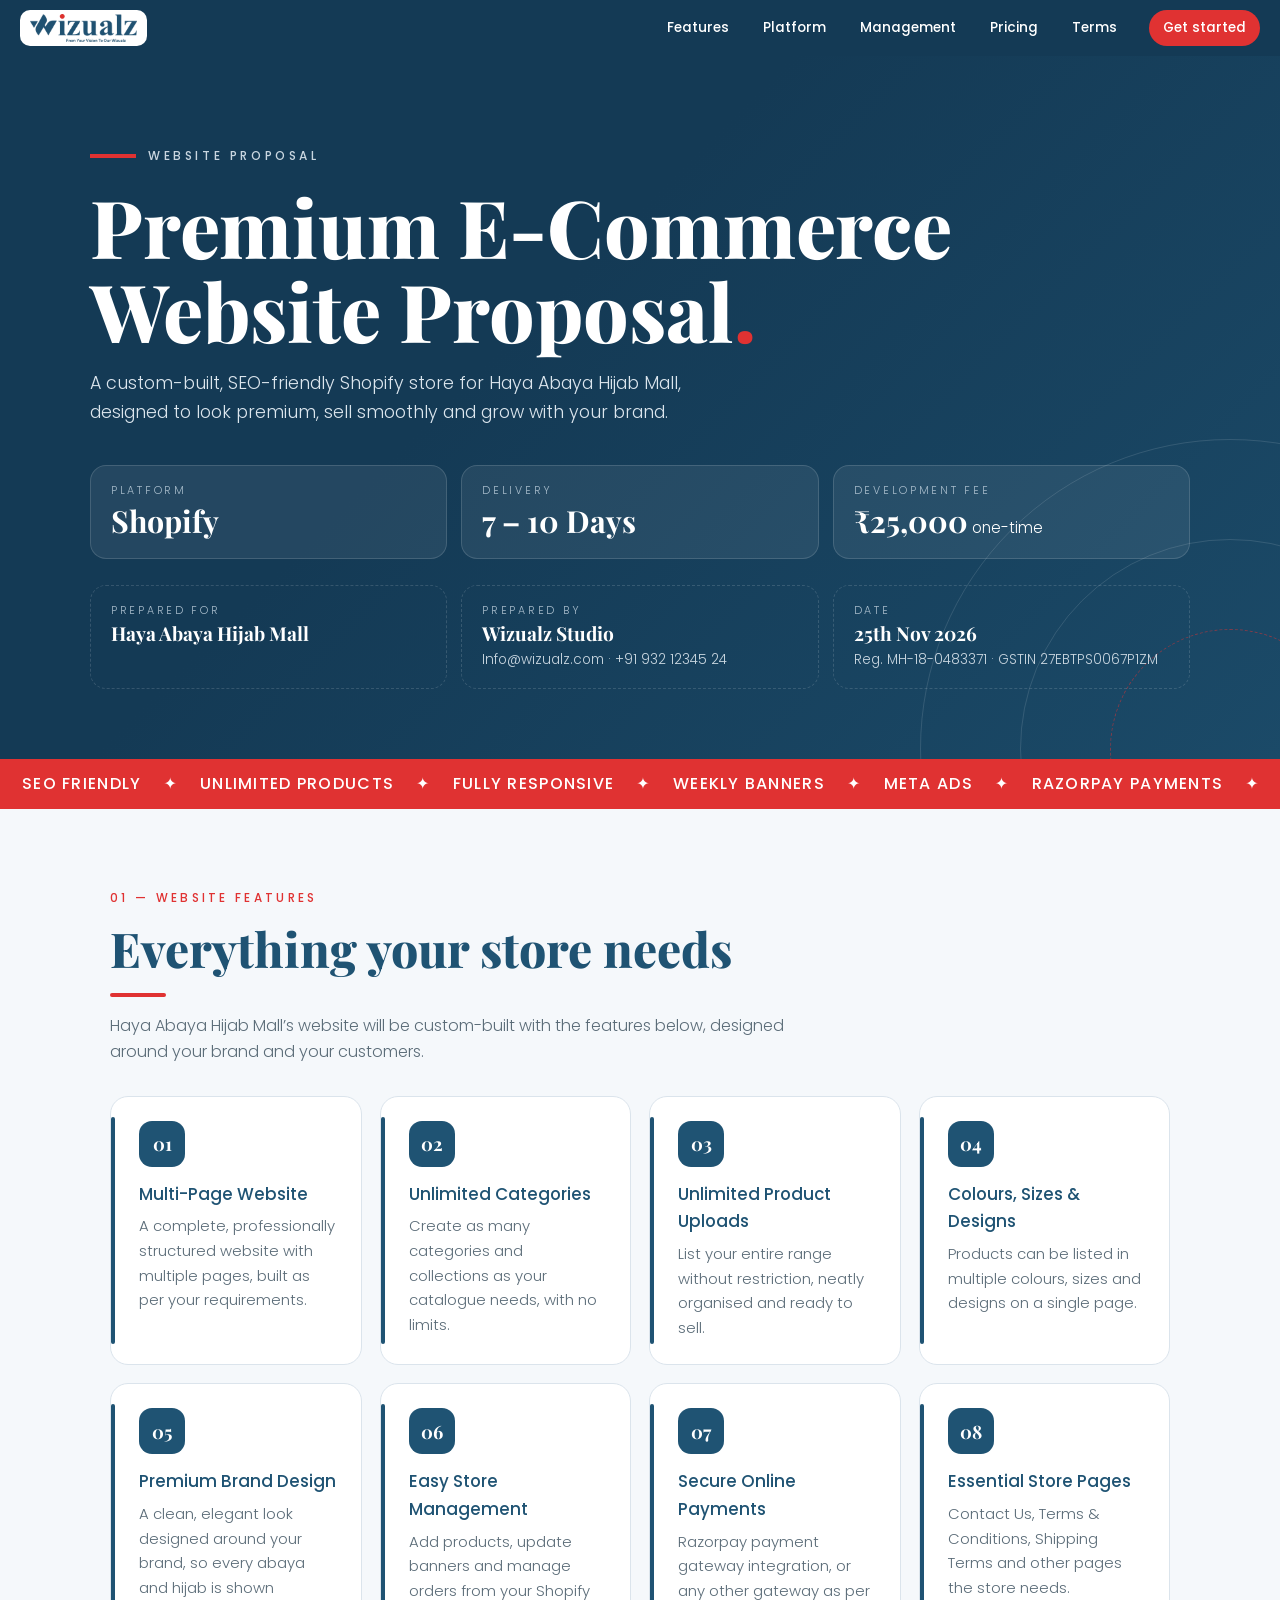
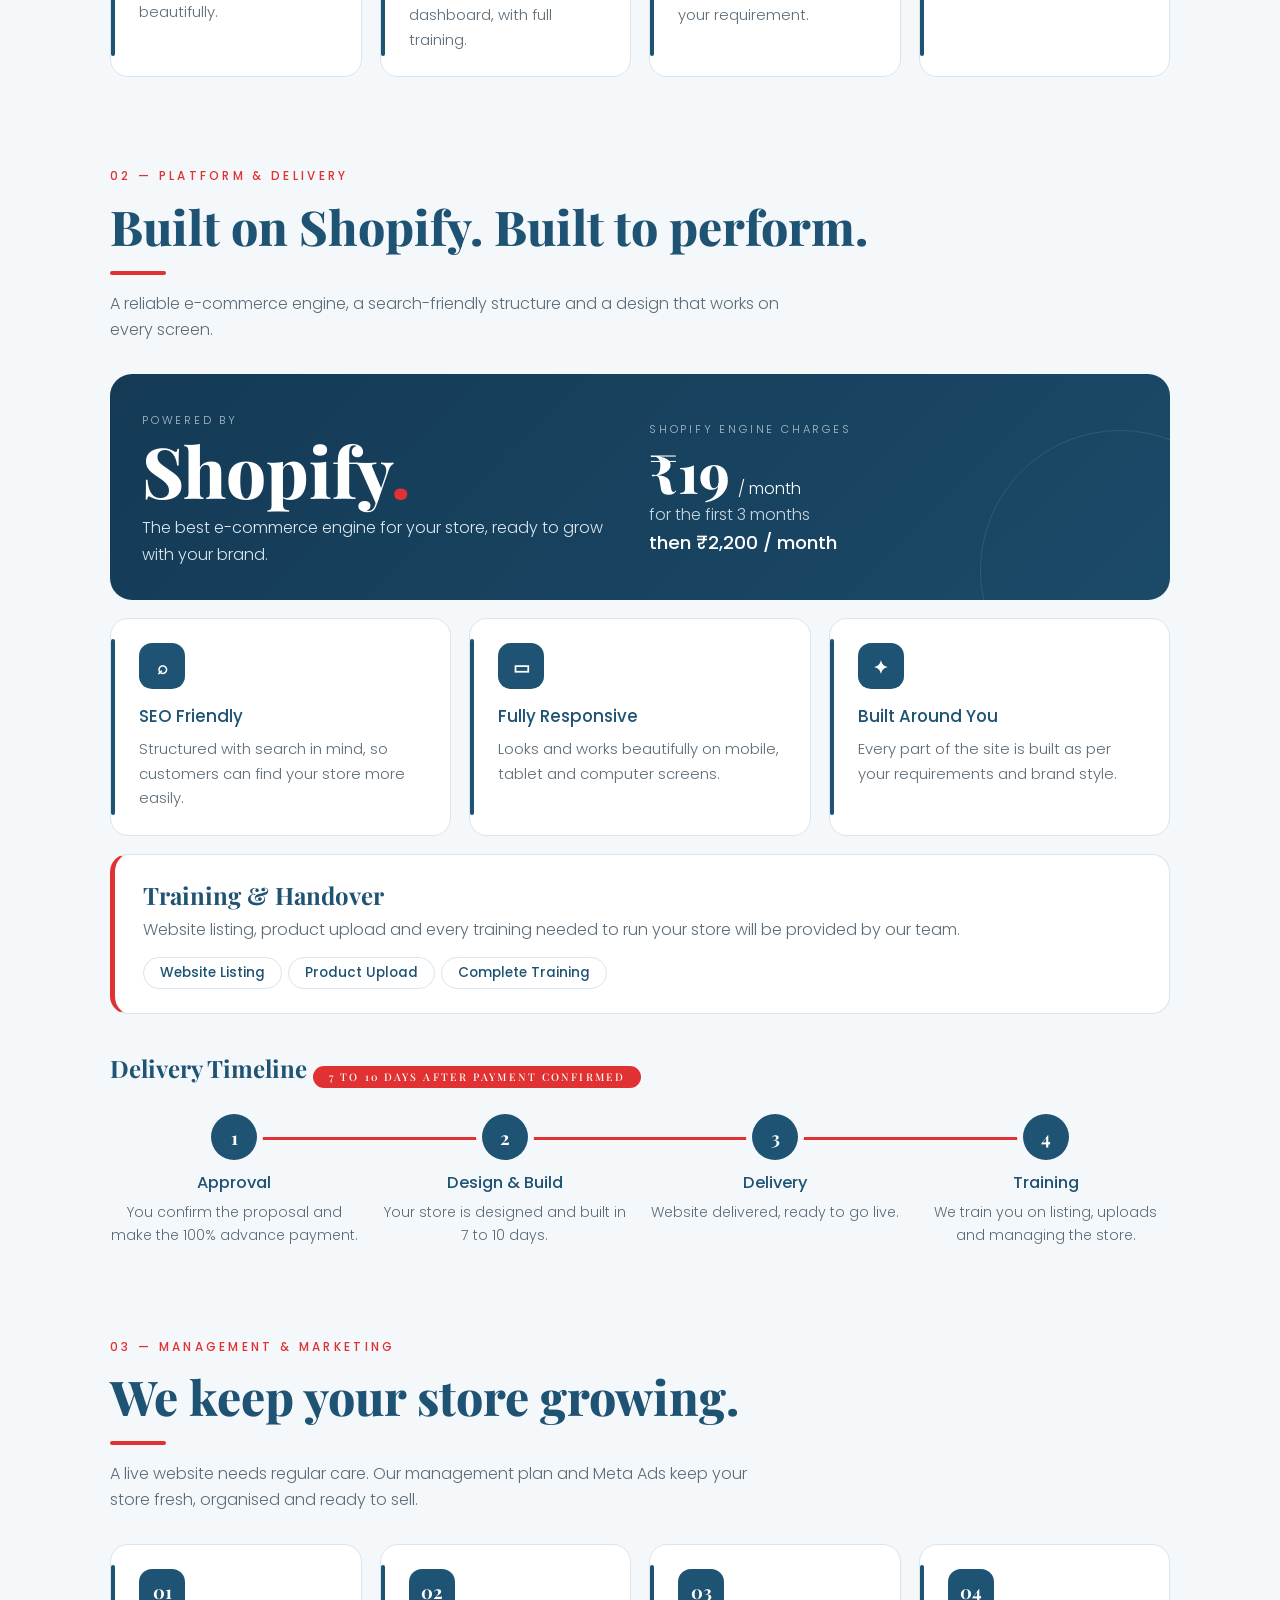
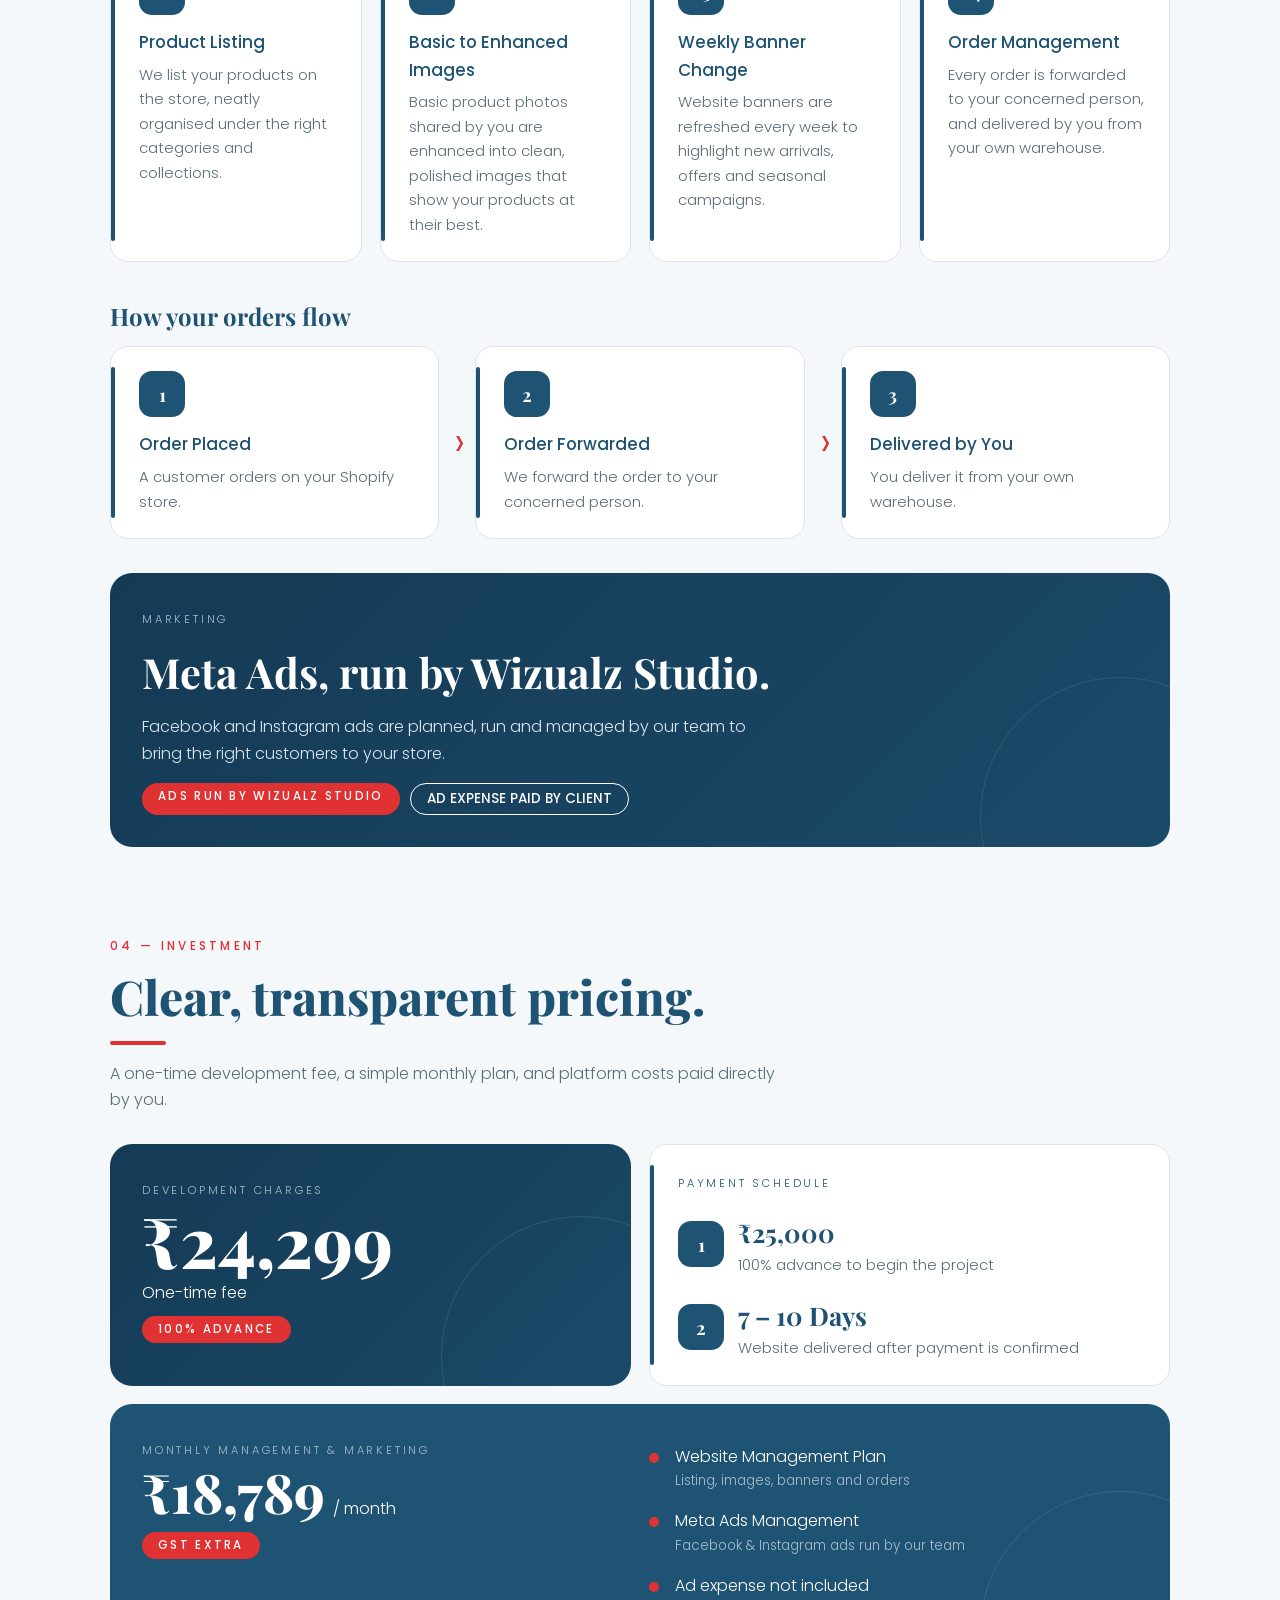
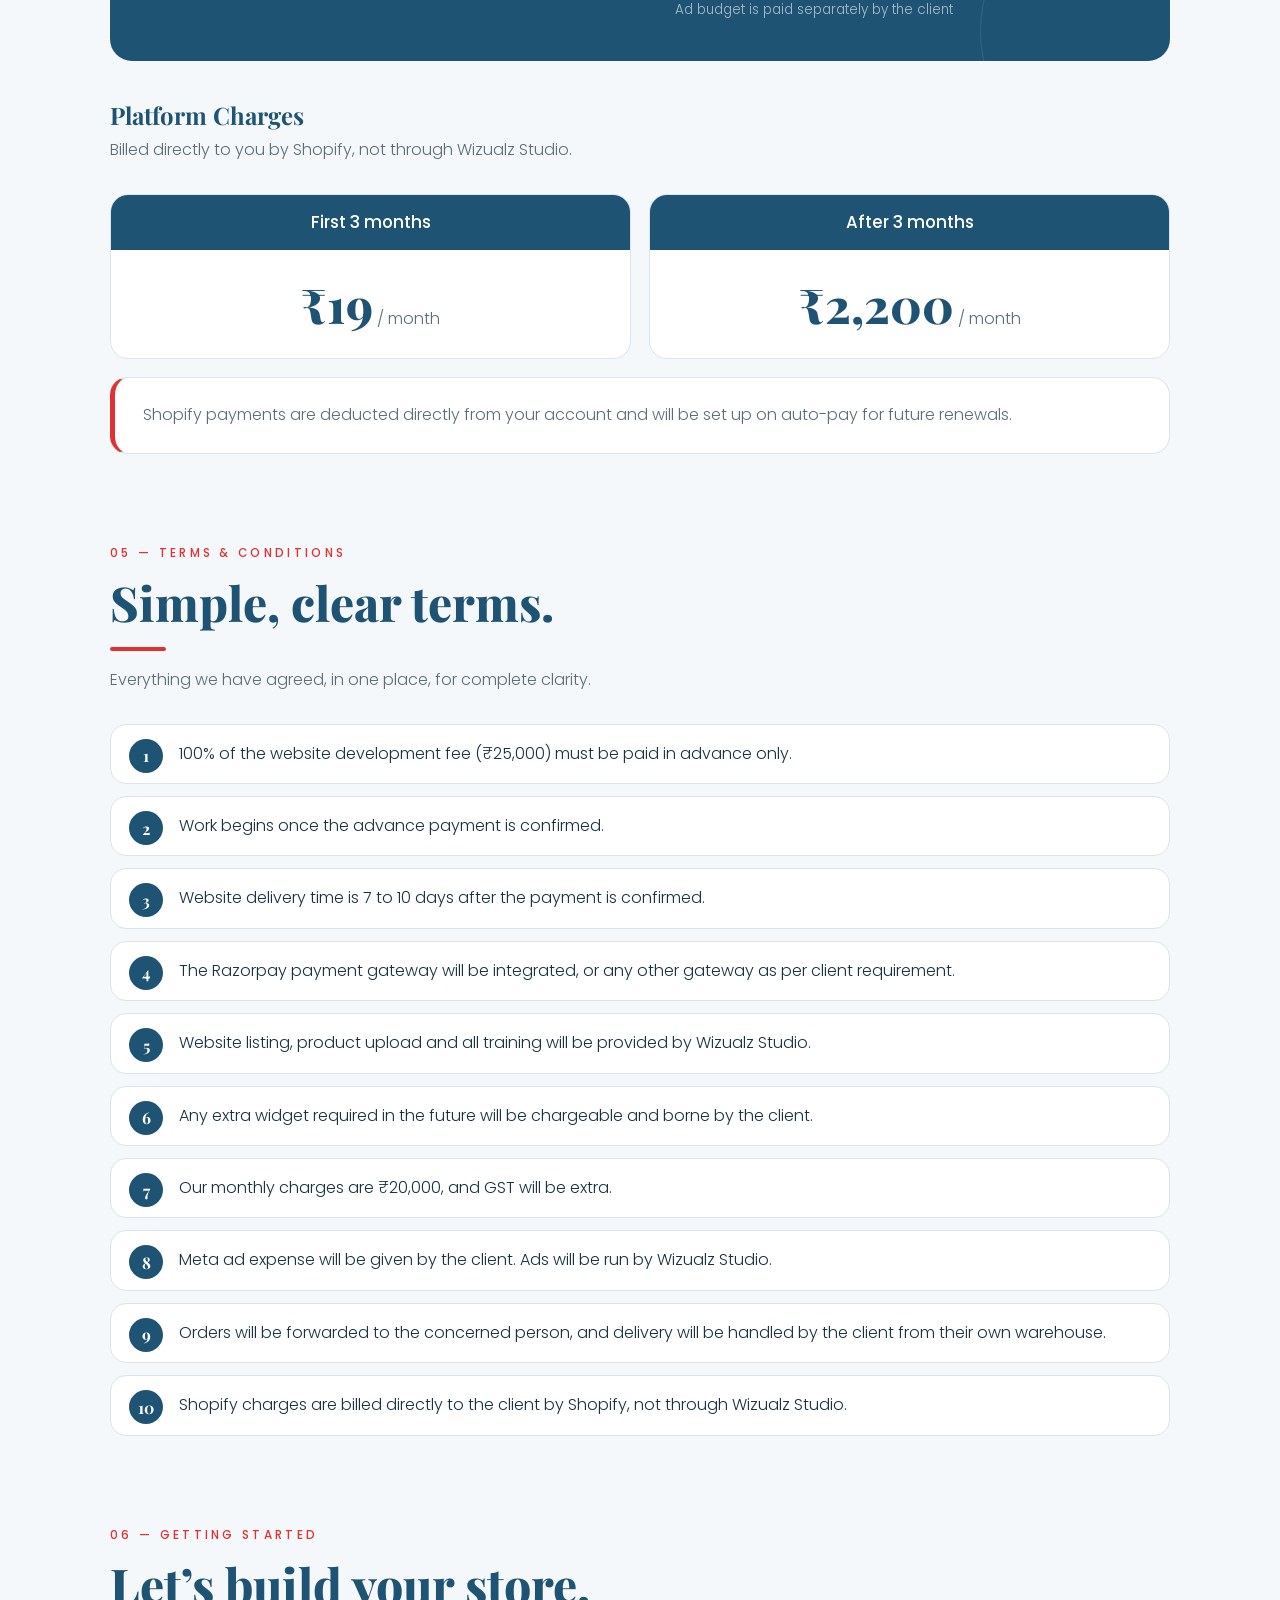
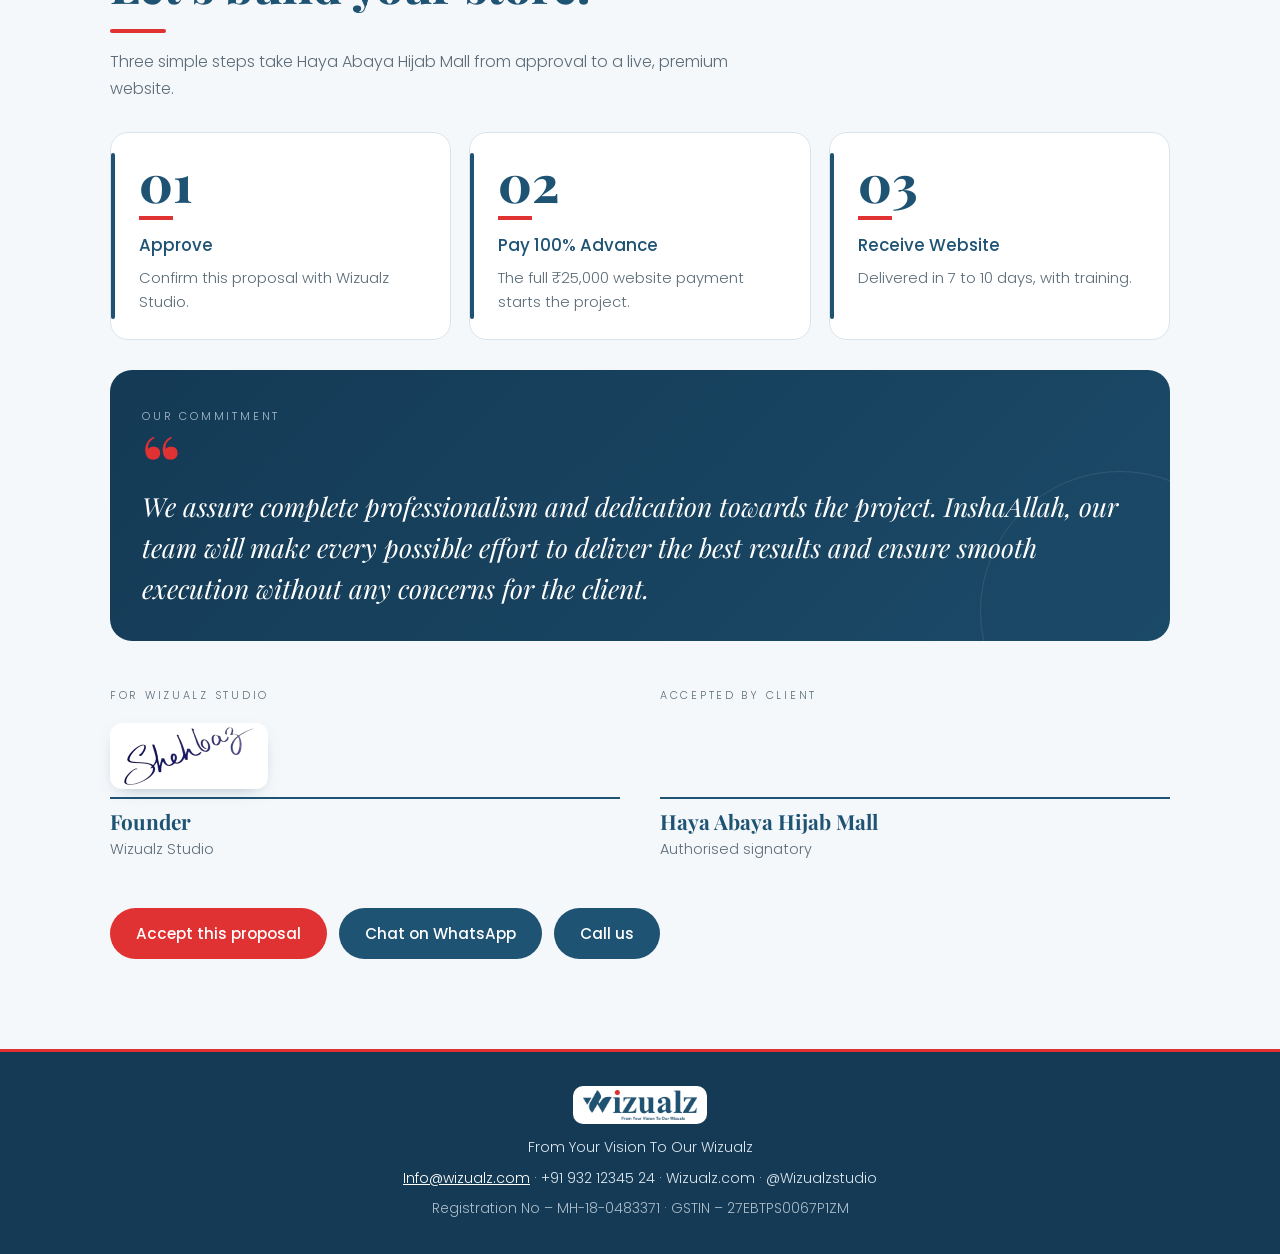
<file: index.html>
<!DOCTYPE html>
<html lang="en"><head><meta charset="utf-8">
<meta name="viewport" content="width=device-width, initial-scale=1, viewport-fit=cover">
<title>Haya Abaya Hijab Mall – Website Proposal | Wizualz Studio</title>
<link rel="preconnect" href="https://fonts.googleapis.com"><link rel="preconnect" href="https://fonts.gstatic.com" crossorigin>
<link href="https://fonts.googleapis.com/css2?family=Playfair+Display:wght@700;800&family=Poppins:wght@300;400;500;600&display=swap" rel="stylesheet">
<style>
:root{--bg:#f5f8fb;--sf:#fff;--ink:#16303f;--mu:#5b6c78;--br:#1f5373;--ab:#1f5373;--nv:#143a55;--rd:#e03232;--so:#eaf0f6;--ln:#dbe4ec;box-sizing:border-box;padding-top:env(safe-area-inset-top,0px);padding-bottom:env(safe-area-inset-bottom,0px)}
@media(prefers-color-scheme:dark){:root:not([data-theme="light"]){--bg:#0b1721;--sf:#112331;--ink:#e6eef4;--mu:#9db0be;--br:#8fc0e0;--nv:#0e2b41;--so:#16293a;--ln:#243a4b}}
:root[data-theme="dark"]{--bg:#0b1721;--sf:#112331;--ink:#e6eef4;--mu:#9db0be;--br:#8fc0e0;--nv:#0e2b41;--so:#16293a;--ln:#243a4b}
html{scroll-padding-top:calc(env(safe-area-inset-top,0px) + 64px);scroll-behavior:smooth}
*,*::before,*::after{box-sizing:inherit}
body{margin:0;background:var(--bg);color:var(--ink);font:300 16px/1.65 Poppins,system-ui,sans-serif;overflow-x:hidden}
body::before{content:"";position:fixed;inset:0 0 auto;height:env(safe-area-inset-top,0px);z-index:60;background:var(--nv)}
.sf{font-family:'Playfair Display',Georgia,serif}
.nav{position:sticky;top:env(safe-area-inset-top,0px);z-index:50;background:var(--nv);color:#fff;display:flex;align-items:center;gap:18px;padding:10px 20px}
.chip{background:#fff;border-radius:10px;padding:4px 10px;display:flex}.chip img{height:28px;display:block}
.nav .lk{margin-left:auto;display:flex;gap:6px}
.nav button,.btn{font:500 .85rem Poppins,sans-serif;cursor:pointer;border:0;border-radius:99px;padding:8px 14px;background:transparent;color:#fff;transition:background .25s}
.nav .lk button:hover{background:rgba(255,255,255,.14)}
.nav .acc,.btn.r{background:var(--rd);color:#fff;text-decoration:none}
#bar{position:absolute;left:0;bottom:0;height:3px;width:0;background:var(--rd)}
.hero{position:relative;overflow:hidden;color:#fff;background:linear-gradient(135deg,var(--nv) 40%,#1b4a68);padding:90px 20px 70px}
.hero i{position:absolute;border:1.5px solid rgba(255,255,255,.12);border-radius:50%;right:-160px;bottom:-200px;animation:spin 28s linear infinite}
.hero i:nth-child(1){width:420px;height:420px}.hero i:nth-child(2){width:620px;height:620px;right:-260px;bottom:-300px;animation-duration:40s;animation-direction:reverse}.hero i:nth-child(3){width:240px;height:240px;right:-70px;bottom:-110px;border-color:rgba(224,50,50,.5);border-style:dashed}
@keyframes spin{to{transform:rotate(360deg)}}
.w{max-width:1100px;margin:auto;position:relative}
.a{opacity:0;transform:translateY(26px);animation:up .9s cubic-bezier(.2,.7,.2,1) forwards;animation-delay:var(--d,0s)}
@keyframes up{to{opacity:1;transform:none}}
.tag{display:flex;align-items:center;gap:12px;letter-spacing:.3em;font-size:.75rem;font-weight:500;color:#c9d6e0}.tag b{width:46px;height:4px;background:var(--rd);display:block}
h1{font:800 clamp(2.5rem,7.4vw,5rem)/1.05 'Playfair Display',Georgia,serif;margin:18px 0 14px}
h1 em{font-style:normal;color:var(--rd)}
.lead{max-width:600px;color:#dce6ee;font-size:1.1rem}
.stats{display:grid;grid-template-columns:repeat(auto-fit,minmax(200px,1fr));gap:14px;margin:38px 0 26px}
.stats div,.meta div{background:rgba(255,255,255,.07);border:1px solid rgba(255,255,255,.14);border-radius:16px;padding:16px 20px;backdrop-filter:blur(6px)}
.stats small,.meta small{display:block;font-size:.68rem;letter-spacing:.25em;color:#a9bdcc;text-transform:uppercase}
.stats strong{font:700 1.9rem 'Playfair Display',serif}.stats span{font-size:.95rem;font-weight:300}
.meta{display:grid;grid-template-columns:repeat(auto-fit,minmax(210px,1fr));gap:14px}.meta div{background:none;border-style:dashed}.meta b{font:700 1.2rem 'Playfair Display',serif;display:block}.meta span{font-size:.85rem;color:#c9d6e0}
.mq{background:var(--rd);color:#fff;overflow:hidden;white-space:nowrap;padding:12px 0;font-weight:500;letter-spacing:.08em}
.mq div{display:inline-block;animation:mq 30s linear infinite}.mq span{margin:0 22px}
@keyframes mq{to{transform:translateX(-50%)}}
.sec{max-width:1100px;margin:auto;padding:80px 20px 10px}
.ey{color:var(--rd);letter-spacing:.28em;font-size:.74rem;font-weight:500;text-transform:uppercase}
h2{font:800 clamp(1.9rem,4.6vw,3rem)/1.15 'Playfair Display',Georgia,serif;color:var(--br);margin:.25em 0 .35em}
.ul{width:56px;height:4px;background:var(--rd);border-radius:4px;margin-bottom:16px}
.it{color:var(--mu);max-width:680px;margin:0 0 30px}
.g{display:grid;gap:18px;grid-template-columns:repeat(auto-fit,minmax(250px,1fr))}
.cd{background:var(--sf);border:1px solid var(--ln);border-radius:18px;padding:24px 24px 24px 28px;position:relative;transition:transform .3s,box-shadow .3s}
.cd:hover{transform:translateY(-6px);box-shadow:0 20px 40px -20px rgba(20,58,85,.5)}
.cd::before{content:"";position:absolute;left:0;top:20px;bottom:20px;width:4px;border-radius:4px;background:var(--ab)}
.no{width:46px;height:46px;border-radius:13px;background:var(--ab);color:#fff;display:grid;place-items:center;font:700 1.15rem 'Playfair Display',serif;margin-bottom:14px;transition:transform .4s}
.cd:hover .no{transform:rotate(-8deg) scale(1.1);background:var(--rd)}
.cd h3{margin:0 0 6px;font-weight:500;font-size:1.05rem;color:var(--br)}.cd p{margin:0;color:var(--mu);font-size:.93rem}
.dk{background:linear-gradient(135deg,var(--nv),#1b4a68);color:#fff;border-radius:22px;padding:32px;position:relative;overflow:hidden}
.dk::after{content:"";position:absolute;right:-90px;bottom:-110px;width:280px;height:280px;border:1.5px solid rgba(255,255,255,.1);border-radius:50%;animation:pulse 5s ease-in-out infinite}
@keyframes pulse{50%{transform:scale(1.25);opacity:.4}}
.dk small{letter-spacing:.25em;font-size:.7rem;color:#a9bdcc;text-transform:uppercase}
.big{font:800 clamp(2.6rem,7vw,4.4rem)/1.1 'Playfair Display',serif;display:block}
.pill{display:inline-block;border-radius:99px;padding:4px 16px;font-size:.72rem;font-weight:500;letter-spacing:.2em;background:var(--rd);color:#fff;margin-top:10px}
.pill.o{background:none;border:1px solid var(--ln);color:var(--br);letter-spacing:0;font-size:.85rem;margin:6px 6px 0 0}
.two{display:grid;gap:18px;grid-template-columns:repeat(auto-fit,minmax(300px,1fr));margin-bottom:18px}
.tr{background:var(--sf);border:1px solid var(--ln);border-left:5px solid var(--rd);border-radius:18px;padding:24px 28px;margin-top:18px}.tr h3{margin:0 0 6px;font:700 1.5rem 'Playfair Display',serif;color:var(--br)}
.tl{display:grid;grid-template-columns:repeat(auto-fit,minmax(190px,1fr));gap:22px;position:relative;margin-top:26px}
.tl .ln{position:absolute;top:23px;left:12%;right:12%;height:3px;background:var(--ln);overflow:hidden}.ln i{display:block;height:100%;width:0;background:var(--rd);transition:width 1.8s ease .3s}.tl.in .ln i{width:100%}
.st{text-align:center;position:relative}.st b{display:grid;place-items:center;width:46px;height:46px;margin:0 auto 10px;border-radius:50%;background:var(--ab);color:#fff;font:700 1.15rem 'Playfair Display',serif;box-shadow:0 0 0 6px var(--bg)}.st h3{margin:0;font-weight:500;color:var(--br);font-size:1.02rem}.st p{margin:4px 0 0;font-size:.88rem;color:var(--mu)}
.fl{display:grid;gap:36px;grid-template-columns:repeat(auto-fit,minmax(220px,1fr))}
.fl .cd:not(:last-child)::after{content:"\203A";position:absolute;right:-27px;top:50%;margin-top:-22px;font-size:2.6rem;line-height:1;color:var(--rd);animation:nd 1.3s ease-in-out infinite}
@keyframes nd{50%{transform:translateX(7px)}}
h4{font:700 1.5rem 'Playfair Display',serif;color:var(--br);margin:38px 0 14px}
.mk{display:flex;flex-wrap:wrap;gap:10px;margin-top:16px}.mk .pill{margin:0}.mk .pill.o{border-color:#fff;color:#fff}
.pr{display:flex;align-items:baseline;gap:8px;flex-wrap:wrap}.pr .big{font-size:clamp(2.2rem,6vw,3.4rem)}
.ck{list-style:none;padding:0;margin:0}.ck li{padding:8px 0 8px 26px;position:relative}.ck li::before{content:"";position:absolute;left:0;top:17px;width:10px;height:10px;border-radius:50%;background:var(--rd)}.ck small{display:block;text-transform:none;letter-spacing:0;font-size:.84rem}
.sh .cd{text-align:center;padding:0;overflow:hidden}.sh .cd h3{background:var(--ab);color:#fff;margin:0;padding:14px 20px}.sh .cd::before{display:none}.sh .cd p{padding:22px;font-size:1rem}.sh .cd p b{font:800 3rem 'Playfair Display',serif;color:var(--br)}
.tm{counter-reset:t;list-style:none;margin:0;padding:0;display:grid;gap:12px}
.tm li{counter-increment:t;background:var(--sf);border:1px solid var(--ln);border-radius:16px;padding:16px 20px 16px 68px;position:relative;transition:transform .3s,border-color .3s}.tm li:hover{transform:translateX(8px);border-color:var(--rd)}
.tm li::before{content:counter(t);position:absolute;left:18px;top:14px;width:34px;height:34px;border-radius:50%;background:var(--ab);color:#fff;display:grid;place-items:center;font:700 1rem 'Playfair Display',serif}
.num{font:800 3.2rem/1 'Playfair Display',serif;color:var(--br)}.num+b{display:block;width:34px;height:4px;background:var(--rd);margin:8px 0 12px}
.q{font:italic 400 clamp(1.15rem,2.6vw,1.65rem)/1.55 'Playfair Display',serif;margin:10px 0 0}.q::before{content:"\201C";display:block;font:800 5rem/.6 'Playfair Display',serif;color:var(--rd)}
.sg{display:grid;gap:40px;grid-template-columns:repeat(auto-fit,minmax(260px,1fr));margin-top:46px}.sg small{display:block;letter-spacing:.25em;font-size:.68rem;color:var(--mu)}.sgb{height:92px;display:flex;align-items:flex-end;padding-bottom:8px}.sgb img{height:66px;display:block;background:#fff;border-radius:12px;padding:4px 14px;box-shadow:0 6px 18px -10px rgba(20,58,85,.5)}.cs{font:italic 700 2rem 'Playfair Display',serif;color:var(--br)}.sgl{border-top:2px solid var(--br);padding-top:8px}.sg b{font:700 1.3rem 'Playfair Display',serif;color:var(--br)}.sg span{display:block;color:var(--mu);font-size:.9rem}
dialog{border:0;border-radius:22px;padding:28px;max-width:440px;width:calc(100% - 32px);background:var(--sf);color:var(--ink);box-shadow:0 30px 80px -20px rgba(0,0,0,.6)}dialog::backdrop{background:rgba(10,25,38,.6);backdrop-filter:blur(4px)}dialog input[type=text]{width:100%;padding:12px 14px;border:1px solid var(--ln);border-radius:12px;font:400 1rem Poppins,sans-serif;background:var(--bg);color:var(--ink)}.ck2{display:flex;gap:10px;margin:14px 0 4px;font-size:.9rem}.er{color:var(--rd);font-size:.85rem;min-height:1.3em}.ok{display:inline-flex;align-items:center;background:#1f8a4c;color:#fff;border-radius:99px;padding:14px 26px;font-weight:500;animation:pop .7s cubic-bezier(.2,1.6,.4,1)}@keyframes pop{from{transform:scale(.6);opacity:0}}
[hidden]{display:none!important}dialog{overflow:hidden}.cf{position:absolute;inset:0;pointer-events:none}.cf i{position:absolute;top:-14px;width:8px;height:14px;border-radius:2px;animation:fall 2.6s ease-in forwards}@keyframes fall{to{transform:translateY(560px) rotate(600deg);opacity:0}}.ck3{width:96px;height:96px;display:block;margin:0 auto;animation:pop .6s cubic-bezier(.2,1.6,.4,1)}.ck3 circle,.ck3 path{fill:none;stroke:#1f8a4c;stroke-linecap:round;stroke-linejoin:round;stroke-dashoffset:0}.ck3 circle{stroke-width:3;stroke-dasharray:152;animation:dr1 .8s ease backwards}.ck3 path{stroke-width:4;stroke-dasharray:40;animation:dr2 .5s ease .6s backwards}@keyframes dr1{from{stroke-dashoffset:152}}@keyframes dr2{from{stroke-dashoffset:40}}
.cta{display:flex;flex-wrap:wrap;gap:12px;margin:46px 0 10px}.btn{padding:14px 26px;font-size:.95rem;text-decoration:none;background:var(--ab);color:#fff;display:inline-block}.btn.r{animation:ring 2.4s infinite}.btn:hover{filter:brightness(1.15)}
@keyframes ring{0%{box-shadow:0 0 0 0 rgba(224,50,50,.55)}70%,100%{box-shadow:0 0 0 16px rgba(224,50,50,0)}}
footer{margin-top:70px;background:var(--nv);color:#dce6ee;padding:34px 20px;text-align:center;font-size:.88rem;border-top:3px solid var(--rd)}footer a{color:#fff}
.rv{opacity:0;transform:translateY(30px);transition:opacity .75s ease var(--d,0s),transform .75s cubic-bezier(.2,.7,.2,1) var(--d,0s)}.rv.in{opacity:1;transform:none}
@media(max-width:760px){.nav .lk{display:none}.nav .acc{margin-left:auto}.tl .ln,.fl .cd::after{display:none}.fl{gap:18px}.hero{padding-top:60px}}
@media(prefers-reduced-motion:reduce){*,*::before,*::after{animation:none!important;transition:none!important}.rv,.a{opacity:1;transform:none}.ln i{width:100%}}
</style></head><body>
<header class="nav"><span class="chip"><img src="[data-uri]" alt="Wizualz"></span>
<nav class="lk"><button data-go="f">Features</button><button data-go="p">Platform</button><button data-go="m">Management</button><button data-go="i">Pricing</button><button data-go="t">Terms</button></nav>
<button class="acc" data-go="g">Get started</button><div id="bar"></div></header>

<section class="hero"><i></i><i></i><i></i><div class="w">
<div class="tag a"><b></b>WEBSITE PROPOSAL</div>
<h1 class="a" style="--d:.15s">Premium E-Commerce<br>Website Proposal<em>.</em></h1>
<p class="lead a" style="--d:.3s">A custom-built, SEO-friendly Shopify store for Haya Abaya Hijab Mall, designed to look premium, sell smoothly and grow with your brand.</p>
<div class="stats a" style="--d:.45s"><div><small>Platform</small><strong>Shopify</strong></div><div><small>Delivery</small><strong>7 – 10 Days</strong></div><div><small>Development fee</small><strong data-c="25000" data-p="₹">₹25,000</strong> <span>one-time</span></div></div>
<div class="meta a" style="--d:.6s"><div><small>Prepared for</small><b>Haya Abaya Hijab Mall</b></div><div><small>Prepared by</small><b>Wizualz Studio</b><span>Info@wizualz.com · +91 932 12345 24</span></div><div><small>Date</small><b>25th Nov 2026</b><span>Reg. MH-18-0483371 · GSTIN 27EBTPS0067P1ZM</span></div></div>
</div></section>
<div class="mq"><div><span>SEO FRIENDLY</span>✦<span>UNLIMITED PRODUCTS</span>✦<span>FULLY RESPONSIVE</span>✦<span>WEEKLY BANNERS</span>✦<span>META ADS</span>✦<span>RAZORPAY PAYMENTS</span>✦<span>FULL TRAINING</span>✦<span>SEO FRIENDLY</span>✦<span>UNLIMITED PRODUCTS</span>✦<span>FULLY RESPONSIVE</span>✦<span>WEEKLY BANNERS</span>✦<span>META ADS</span>✦<span>RAZORPAY PAYMENTS</span>✦<span>FULL TRAINING</span>✦</div></div>

<section class="sec" id="f"><div class="ey rv">01 — Website Features</div><h2 class="rv">Everything your store needs</h2><div class="ul rv"></div>
<p class="it rv">Haya Abaya Hijab Mall’s website will be custom-built with the features below, designed around your brand and your customers.</p>
<div class="g">
<div class="cd"><div class="no">01</div><h3>Multi-Page Website</h3><p>A complete, professionally structured website with multiple pages, built as per your requirements.</p></div>
<div class="cd"><div class="no">02</div><h3>Unlimited Categories</h3><p>Create as many categories and collections as your catalogue needs, with no limits.</p></div>
<div class="cd"><div class="no">03</div><h3>Unlimited Product Uploads</h3><p>List your entire range without restriction, neatly organised and ready to sell.</p></div>
<div class="cd"><div class="no">04</div><h3>Colours, Sizes &amp; Designs</h3><p>Products can be listed in multiple colours, sizes and designs on a single page.</p></div>
<div class="cd"><div class="no">05</div><h3>Premium Brand Design</h3><p>A clean, elegant look designed around your brand, so every abaya and hijab is shown beautifully.</p></div>
<div class="cd"><div class="no">06</div><h3>Easy Store Management</h3><p>Add products, update banners and manage orders from your Shopify dashboard, with full training.</p></div>
<div class="cd"><div class="no">07</div><h3>Secure Online Payments</h3><p>Razorpay payment gateway integration, or any other gateway as per your requirement.</p></div>
<div class="cd"><div class="no">08</div><h3>Essential Store Pages</h3><p>Contact Us, Terms &amp; Conditions, Shipping Terms and other pages the store needs.</p></div>
</div></section>

<section class="sec" id="p"><div class="ey rv">02 — Platform &amp; Delivery</div><h2 class="rv">Built on Shopify. Built to perform.</h2><div class="ul rv"></div>
<p class="it rv">A reliable e-commerce engine, a search-friendly structure and a design that works on every screen.</p>
<div class="dk rv two" style="grid-template-columns:repeat(auto-fit,minmax(260px,1fr));margin-bottom:18px;align-items:center"><div><small>Powered by</small><span class="big">Shopify<em style="color:var(--rd);font-style:normal">.</em></span><p style="margin:6px 0 0;color:#dce6ee">The best e-commerce engine for your store, ready to grow with your brand.</p></div>
<div><small>Shopify engine charges</small><div class="pr"><span class="big">₹19</span><span>/ month</span></div><p style="margin:0;color:#c9d6e0">for the first 3 months</p><b style="font-weight:500;font-size:1.15rem">then ₹2,200 / month</b></div></div>
<div class="g">
<div class="cd"><div class="no">⌕</div><h3>SEO Friendly</h3><p>Structured with search in mind, so customers can find your store more easily.</p></div>
<div class="cd"><div class="no">▭</div><h3>Fully Responsive</h3><p>Looks and works beautifully on mobile, tablet and computer screens.</p></div>
<div class="cd"><div class="no">✦</div><h3>Built Around You</h3><p>Every part of the site is built as per your requirements and brand style.</p></div></div>
<div class="tr rv"><h3>Training &amp; Handover</h3><p style="margin:0 0 8px;color:var(--mu)">Website listing, product upload and every training needed to run your store will be provided by our team.</p><span class="pill o">Website Listing</span><span class="pill o">Product Upload</span><span class="pill o">Complete Training</span></div>
<h4 class="rv">Delivery Timeline <span class="pill" style="font-size:.66rem;vertical-align:middle">7 TO 10 DAYS AFTER PAYMENT CONFIRMED</span></h4>
<div class="tl"><div class="ln"><i></i></div>
<div class="st"><b>1</b><h3>Approval</h3><p>You confirm the proposal and make the 100% advance payment.</p></div>
<div class="st"><b>2</b><h3>Design &amp; Build</h3><p>Your store is designed and built in 7 to 10 days.</p></div>
<div class="st"><b>3</b><h3>Delivery</h3><p>Website delivered, ready to go live.</p></div>
<div class="st"><b>4</b><h3>Training</h3><p>We train you on listing, uploads and managing the store.</p></div></div></section>

<section class="sec" id="m"><div class="ey rv">03 — Management &amp; Marketing</div><h2 class="rv">We keep your store growing.</h2><div class="ul rv"></div>
<p class="it rv">A live website needs regular care. Our management plan and Meta Ads keep your store fresh, organised and ready to sell.</p>
<div class="g">
<div class="cd"><div class="no">01</div><h3>Product Listing</h3><p>We list your products on the store, neatly organised under the right categories and collections.</p></div>
<div class="cd"><div class="no">02</div><h3>Basic to Enhanced Images</h3><p>Basic product photos shared by you are enhanced into clean, polished images that show your products at their best.</p></div>
<div class="cd"><div class="no">03</div><h3>Weekly Banner Change</h3><p>Website banners are refreshed every week to highlight new arrivals, offers and seasonal campaigns.</p></div>
<div class="cd"><div class="no">04</div><h3>Order Management</h3><p>Every order is forwarded to your concerned person, and delivered by you from your own warehouse.</p></div></div>
<h4 class="rv">How your orders flow</h4>
<div class="fl"><div class="cd"><div class="no">1</div><h3>Order Placed</h3><p>A customer orders on your Shopify store.</p></div><div class="cd"><div class="no">2</div><h3>Order Forwarded</h3><p>We forward the order to your concerned person.</p></div><div class="cd"><div class="no">3</div><h3>Delivered by You</h3><p>You deliver it from your own warehouse.</p></div></div>
<div class="dk rv" style="margin-top:34px"><small>Marketing</small><h3 class="sf" style="font-size:clamp(1.7rem,4vw,2.6rem);margin:6px 0 8px">Meta Ads, run by Wizualz Studio.</h3><p style="margin:0;max-width:640px;color:#dce6ee">Facebook and Instagram ads are planned, run and managed by our team to bring the right customers to your store.</p><div class="mk"><span class="pill">ADS RUN BY WIZUALZ STUDIO</span><span class="pill o">AD EXPENSE PAID BY CLIENT</span></div></div></section>

<section class="sec" id="i"><div class="ey rv">04 — Investment</div><h2 class="rv">Clear, transparent pricing.</h2><div class="ul rv"></div>
<p class="it rv">A one-time development fee, a simple monthly plan, and platform costs paid directly by you.</p>
<div class="two"><div class="dk rv"><small>Development charges</small><span class="big" data-c="25000" data-p="₹">₹25,000</span><div>One-time fee</div><span class="pill">100% ADVANCE</span></div>
<div class="cd rv" style="padding-left:28px"><small style="letter-spacing:.25em;font-size:.7rem;color:var(--br)">PAYMENT SCHEDULE</small><div style="display:flex;gap:14px;align-items:center;margin-top:16px"><div class="no" style="margin:0">1</div><div><b class="sf" style="font-size:1.6rem;color:var(--br)">₹25,000</b><p>100% advance to begin the project</p></div></div><div style="display:flex;gap:14px;align-items:center;margin-top:16px"><div class="no" style="margin:0">2</div><div><b class="sf" style="font-size:1.6rem;color:var(--br)">7 – 10 Days</b><p>Website delivered after payment is confirmed</p></div></div></div></div>
<div class="dk rv two" style="background:var(--ab)"><div><small>Monthly management &amp; marketing</small><div class="pr"><span class="big" data-c="20000" data-p="₹">₹20,000</span><span>/ month</span></div><span class="pill">GST EXTRA</span></div>
<ul class="ck"><li>Website Management Plan<small>Listing, images, banners and orders</small></li><li>Meta Ads Management<small>Facebook &amp; Instagram ads run by our team</small></li><li>Ad expense not included<small>Ad budget is paid separately by the client</small></li></ul></div>
<h4 class="rv">Platform Charges</h4><p class="it" style="margin-top:-8px">Billed directly to you by Shopify, not through Wizualz Studio.</p>
<div class="g sh"><div class="cd"><h3>First 3 months</h3><p><b>₹19</b> / month</p></div><div class="cd"><h3>After 3 months</h3><p><b>₹2,200</b> / month</p></div></div>
<div class="tr rv"><p style="margin:0;color:var(--mu)">Shopify payments are deducted directly from your account and will be set up on auto-pay for future renewals.</p></div></section>

<section class="sec" id="t"><div class="ey rv">05 — Terms &amp; Conditions</div><h2 class="rv">Simple, clear terms.</h2><div class="ul rv"></div>
<p class="it rv">Everything we have agreed, in one place, for complete clarity.</p>
<ol class="tm"><li>100% of the website development fee (₹25,000) must be paid in advance only.</li><li>Work begins once the advance payment is confirmed.</li><li>Website delivery time is 7 to 10 days after the payment is confirmed.</li><li>The Razorpay payment gateway will be integrated, or any other gateway as per client requirement.</li><li>Website listing, product upload and all training will be provided by Wizualz Studio.</li><li>Any extra widget required in the future will be chargeable and borne by the client.</li><li>Our monthly charges are ₹20,000, and GST will be extra.</li><li>Meta ad expense will be given by the client. Ads will be run by Wizualz Studio.</li><li>Orders will be forwarded to the concerned person, and delivery will be handled by the client from their own warehouse.</li><li>Shopify charges are billed directly to the client by Shopify, not through Wizualz Studio.</li></ol></section>

<section class="sec" id="g"><div class="ey rv">06 — Getting Started</div><h2 class="rv">Let’s build your store.</h2><div class="ul rv"></div>
<p class="it rv">Three simple steps take Haya Abaya Hijab Mall from approval to a live, premium website.</p>
<div class="g"><div class="cd"><div class="num">01</div><b></b><h3>Approve</h3><p>Confirm this proposal with Wizualz Studio.</p></div><div class="cd"><div class="num">02</div><b></b><h3>Pay 100% Advance</h3><p>The full ₹25,000 website payment starts the project.</p></div><div class="cd"><div class="num">03</div><b></b><h3>Receive Website</h3><p>Delivered in 7 to 10 days, with training.</p></div></div>
<div class="dk rv" style="margin-top:30px"><small>Our commitment</small><p class="q">We assure complete professionalism and dedication towards the project. InshaAllah, our team will make every possible effort to deliver the best results and ensure smooth execution without any concerns for the client.</p></div>
<div class="sg rv"><div><small>FOR WIZUALZ STUDIO</small><div class="sgb"><img src="[data-uri]" alt="Founder signature"></div><div class="sgl"><b>Founder</b><span>Wizualz Studio</span></div></div><div><small>ACCEPTED BY CLIENT</small><div class="sgb"><i class="cs" id="cs"></i></div><div class="sgl"><b>Haya Abaya Hijab Mall</b><span>Authorised signatory</span><span id="cd"></span></div></div></div>
<div class="cta rv"><a class="btn r" id="acc" href="mailto:Info@wizualz.com?subject=Haya%20Abaya%20Hijab%20Mall%20-%20Proposal%20Accepted">Accept this proposal</a><span class="ok" id="stx" hidden></span><a class="btn" href="https://wa.me/919321234524">Chat on WhatsApp</a><a class="btn" href="tel:+919321234524">Call us</a></div></section>

<footer><div class="chip" style="display:inline-flex;margin-bottom:12px"><img src="[data-uri]" alt="Wizualz" style="height:30px"></div><div>From Your Vision To Our Wizualz</div><div style="margin-top:8px"><a href="mailto:Info@wizualz.com">Info@wizualz.com</a> · +91 932 12345 24 · Wizualz.com · @Wizualzstudio</div><div style="margin-top:6px;opacity:.75">Registration No – MH-18-0483371 · GSTIN – 27EBTPS0067P1ZM</div></footer>
<dialog id="dlg"><div id="s1"><h3 class="sf" style="margin:0 0 6px;color:var(--br);font-size:1.6rem">Accept this proposal</h3><p style="margin:0 0 16px;color:var(--mu);font-size:.92rem">Type your full name to sign on behalf of Haya Abaya Hijab Mall. Acceptance can be given only once and cannot be undone.</p><input type="text" id="nm" maxlength="60" placeholder="Full name" autocomplete="name"><label class="ck2"><input type="checkbox" id="ag"><span>I accept this proposal, including the pricing and terms, for Haya Abaya Hijab Mall.</span></label><div class="er" id="er"></div><div class="cta" style="margin:10px 0 0"><button class="btn r" id="go">Accept</button><button class="btn" id="no" style="background:var(--so);color:var(--ink)">Cancel</button></div></div>
<div id="s2" hidden style="text-align:center"><div class="cf"></div><svg class="ck3" viewBox="0 0 52 52"><circle cx="26" cy="26" r="24"/><path d="M14 27l8 8 16-17"/></svg><h3 class="sf" style="margin:12px 0 4px;color:var(--br);font-size:1.8rem">Accepted successfully!</h3><p style="margin:0 0 4px;font-weight:500" id="who"></p><p style="margin:0 0 20px;color:var(--mu)">Looking forward to working with you and growing your business.</p><a class="btn r" id="ok" target="_blank" rel="noopener" href="https://wa.me/919321234524">OK</a><p style="margin:14px 0 0;font-size:.8rem;color:var(--mu)">Tap OK to send your acceptance to Wizualz Studio on WhatsApp.</p></div></dialog>
<script>
const acc=document.getElementById('acc'),stx=document.getElementById('stx'),dlg=document.getElementById('dlg'),er=document.getElementById('er'),cs=document.getElementById('cs'),cd=document.getElementById('cd');
let db,own=false,uid,rec=null;
const fmt=d=>new Date(d).toLocaleString('en-IN',{dateStyle:'long',timeStyle:'short'});
function draw(){if(rec){acc.hidden=true;stx.hidden=false;stx.style.background='';stx.textContent='✓ Accepted by '+rec.name+' on '+fmt(rec.at);cs.textContent=rec.name;cd.textContent='Accepted on '+fmt(rec.at)}else if(own){acc.hidden=true;stx.hidden=false;stx.style.background='var(--ab)';stx.textContent='Awaiting acceptance from the client'}else{acc.hidden=false;stx.hidden=true;cs.textContent='';cd.textContent=''}}
function sh(n){document.getElementById('s1').hidden=n!=1;document.getElementById('s2').hidden=n!=2}
acc.removeAttribute('href');acc.style.cursor='pointer';acc.onclick=()=>{er.textContent='';sh(1);dlg.showModal()};
dlg.addEventListener('close',draw);
try{const x=localStorage.getItem('hayaAccepted');if(x)rec=JSON.parse(x)}catch(e){}
draw();
document.getElementById('no').onclick=()=>dlg.close();
document.getElementById('go').onclick=()=>{const n=document.getElementById('nm').value.trim();if(n.length<3){er.textContent='Please type your full name.';return}if(!document.getElementById('ag').checked){er.textContent='Please tick the box to confirm.';return}
const at=new Date().toISOString();rec={name:n,at};try{localStorage.setItem('hayaAccepted',JSON.stringify(rec))}catch(e){}
const m='Hello Wizualz Studio, I, '+n+', accept the website proposal for Haya Abaya Hijab Mall (dated 25th Nov 2026). Accepted on '+fmt(at)+'. Looking forward to working with you!';
document.getElementById('ok').href='https://wa.me/919321234524?text='+encodeURIComponent(m);
document.getElementById('who').textContent=n;
const cf=document.querySelector('.cf');cf.textContent='';for(let i=0;i<30;i++){const e=document.createElement('i');e.style.cssText='left:'+Math.random()*100+'%;background:'+['#e03232','#1f5373','#f5b82e','#1f8a4c'][i%4]+';animation-delay:'+Math.random()*.7+'s';cf.appendChild(e)}
sh(2)};
document.getElementById('ok').onclick=()=>{dlg.close()};
document.querySelectorAll('[data-go]').forEach(b=>b.onclick=()=>document.getElementById(b.dataset.go).scrollIntoView({behavior:'smooth'}));
document.querySelectorAll('.g,.fl,.tl,.tm').forEach(g=>[...g.children].forEach((c,i)=>{if(!c.classList.contains('ln')){c.classList.add('rv');c.style.setProperty('--d',i*.08+'s')}}));
const cu=el=>{const v=+el.dataset.c,p=el.dataset.p||'',t=performance.now(),f=n=>{const k=Math.min(1,(n-t)/1500),e=1-Math.pow(1-k,3);el.textContent=p+Math.round(v*e).toLocaleString('en-IN');if(k<1)requestAnimationFrame(f)};requestAnimationFrame(f)};
const io=new IntersectionObserver(es=>es.forEach(e=>{if(e.isIntersecting){e.target.classList.add('in');e.target.querySelectorAll('[data-c]').forEach(cu);io.unobserve(e.target)}}),{threshold:.15});
document.querySelectorAll('.rv,.tl').forEach(e=>io.observe(e));
document.querySelectorAll('.hero [data-c]').forEach(e=>setTimeout(()=>cu(e),700));
const bar=document.getElementById('bar');
addEventListener('scroll',()=>{const h=document.documentElement;bar.style.width=(h.scrollTop/(h.scrollHeight-h.clientHeight)*100)+'%'},{passive:true});
</script></body></html>
</file>
